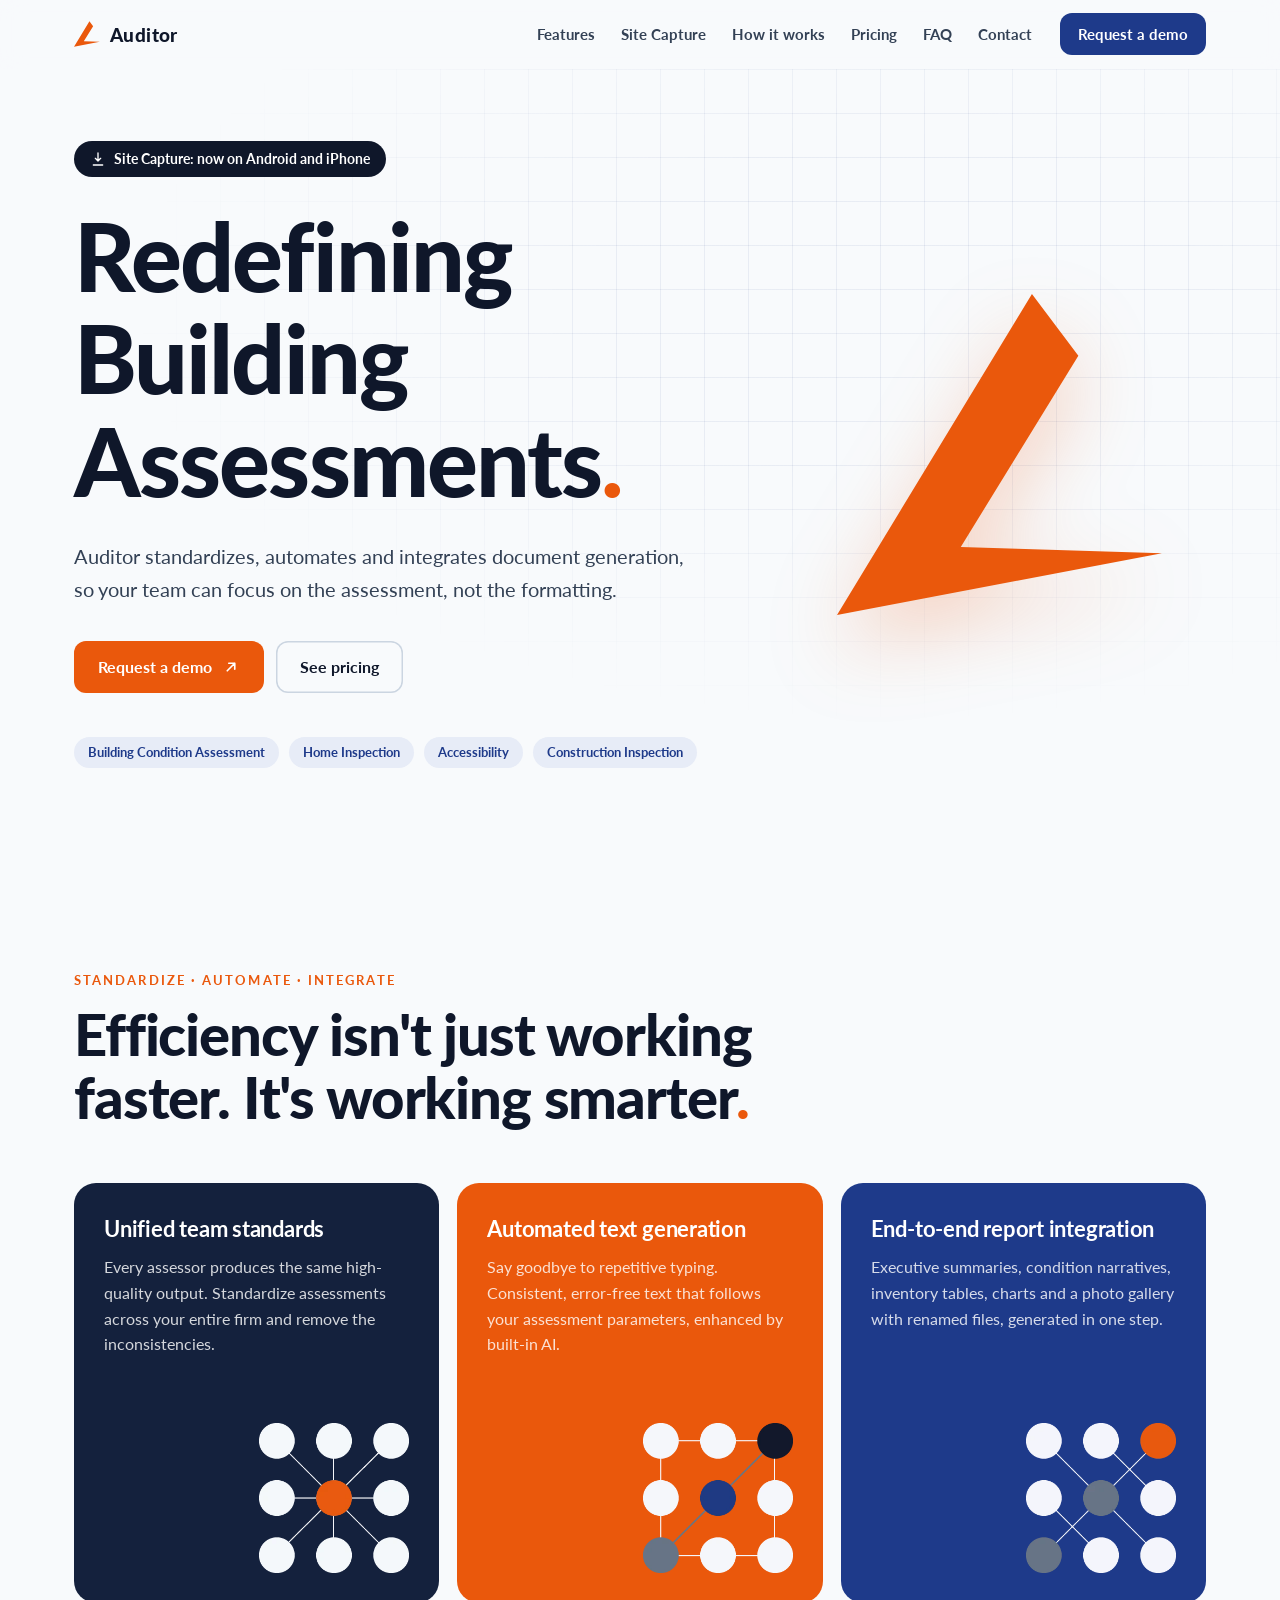
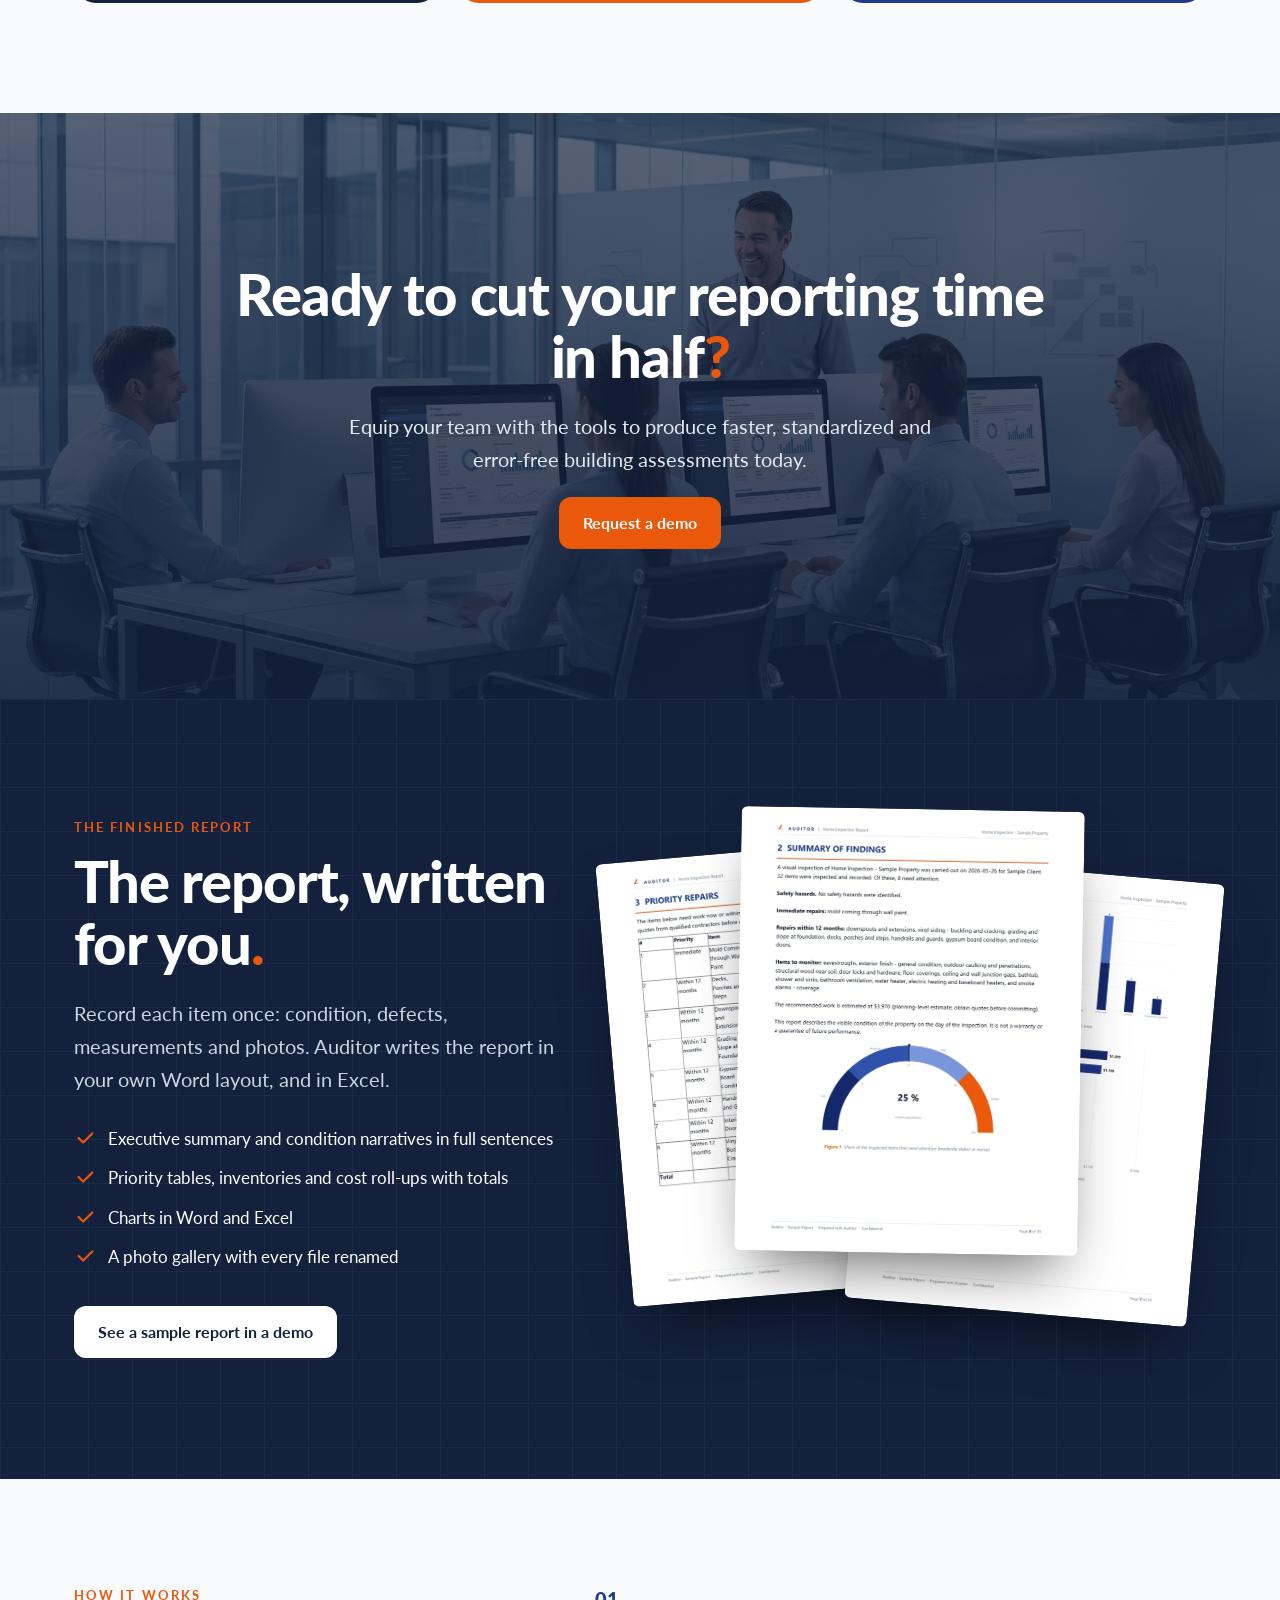
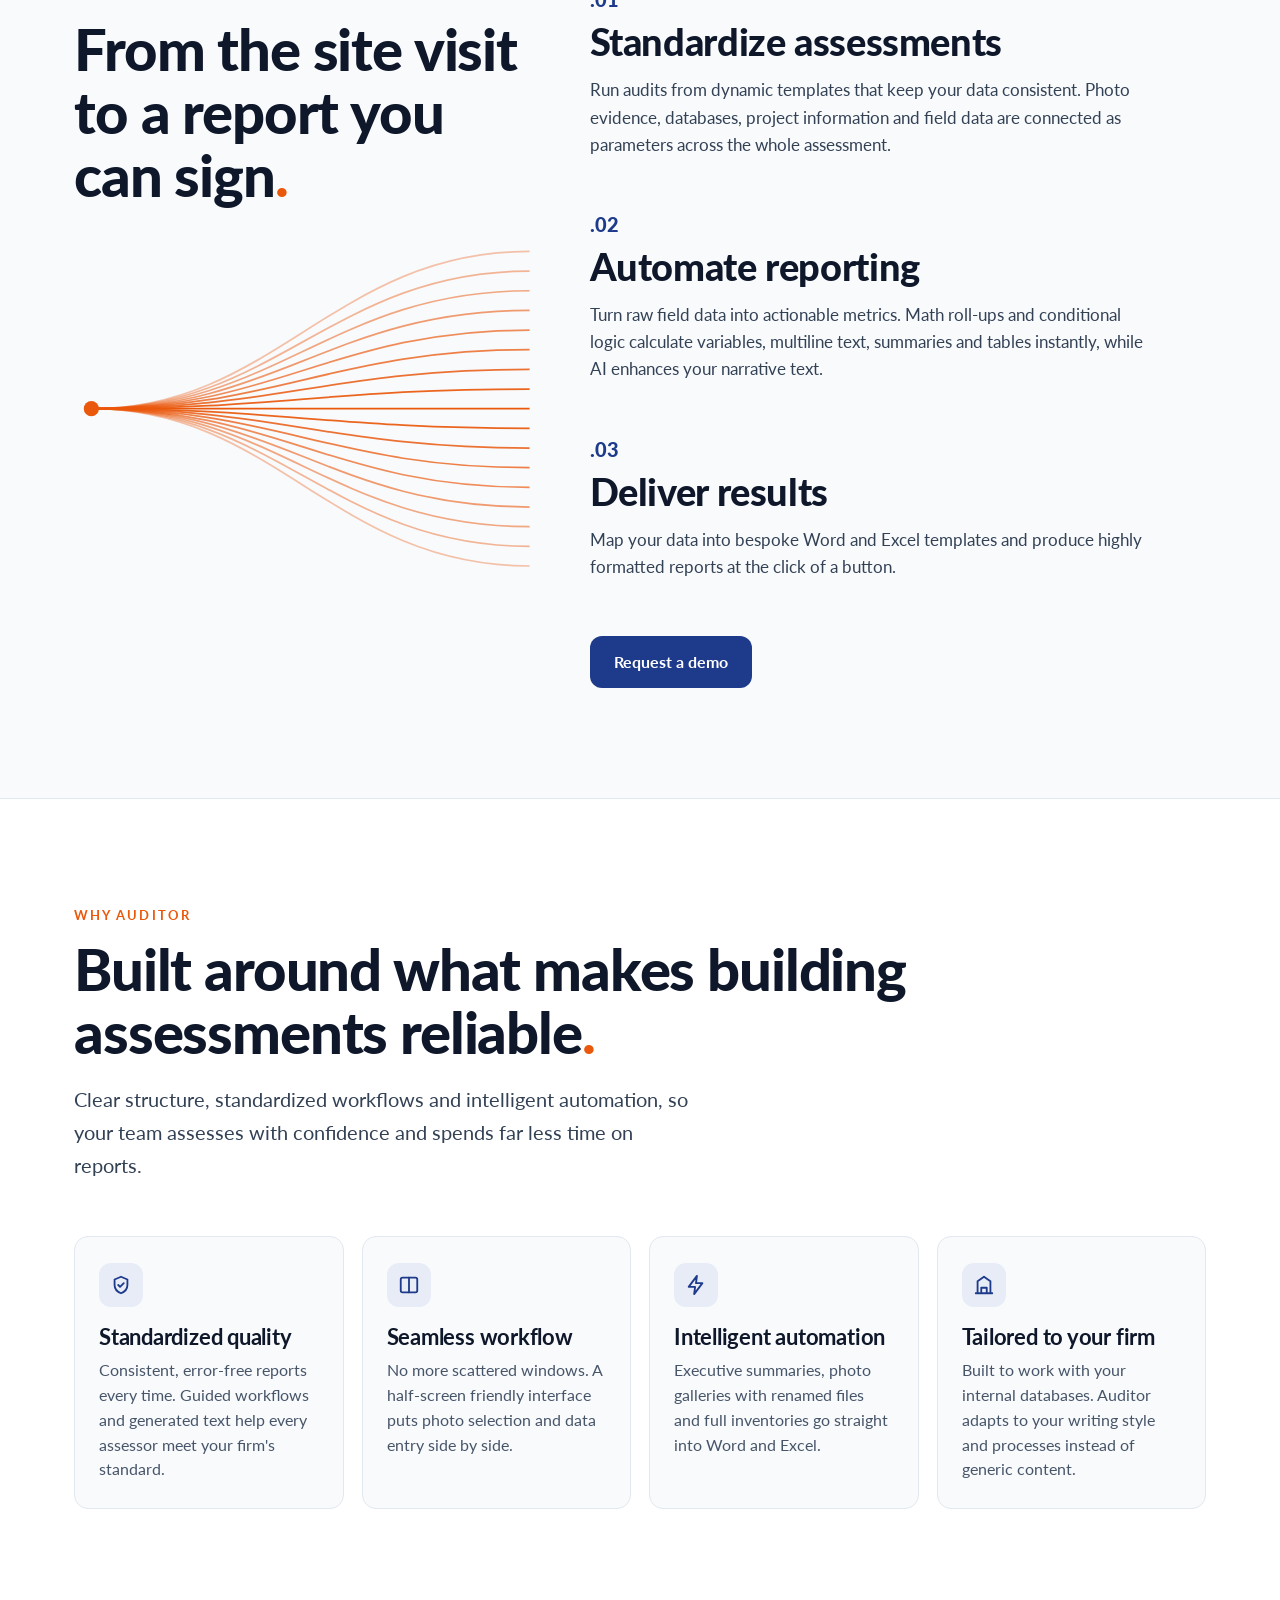
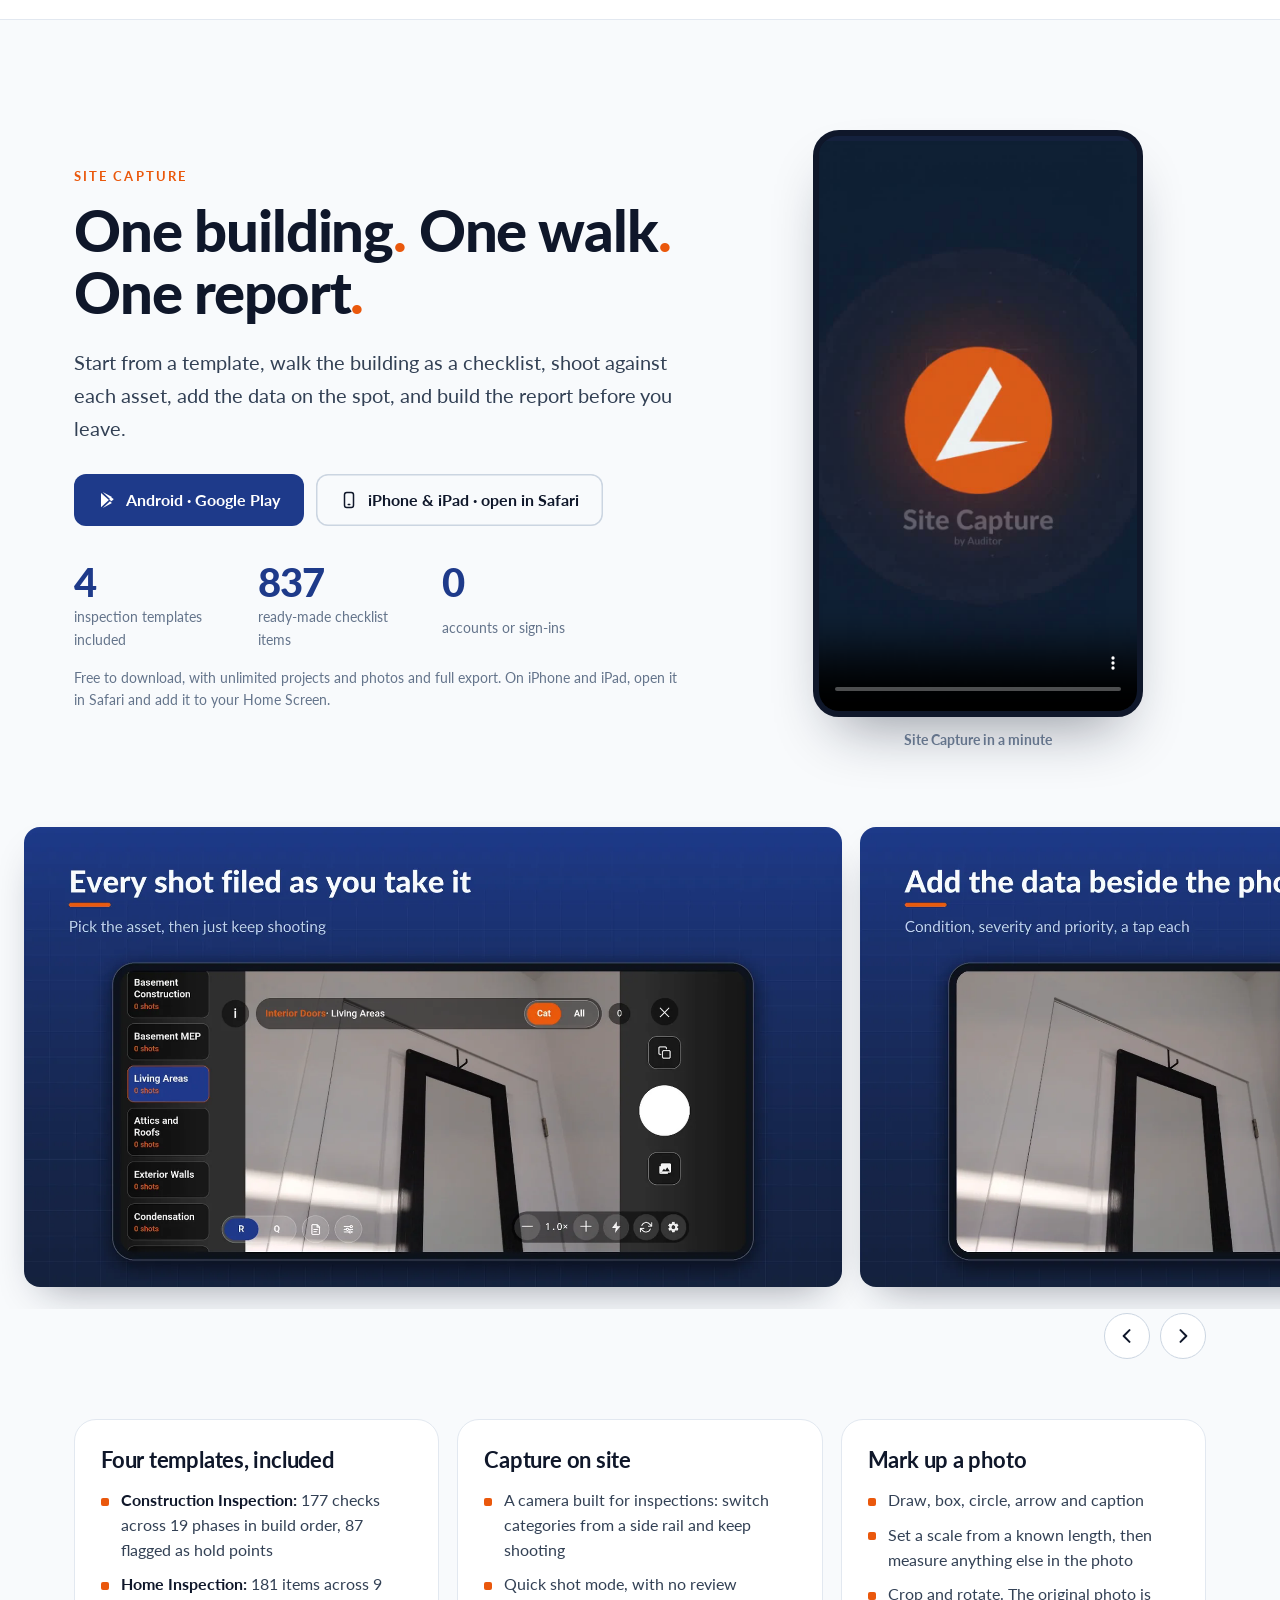
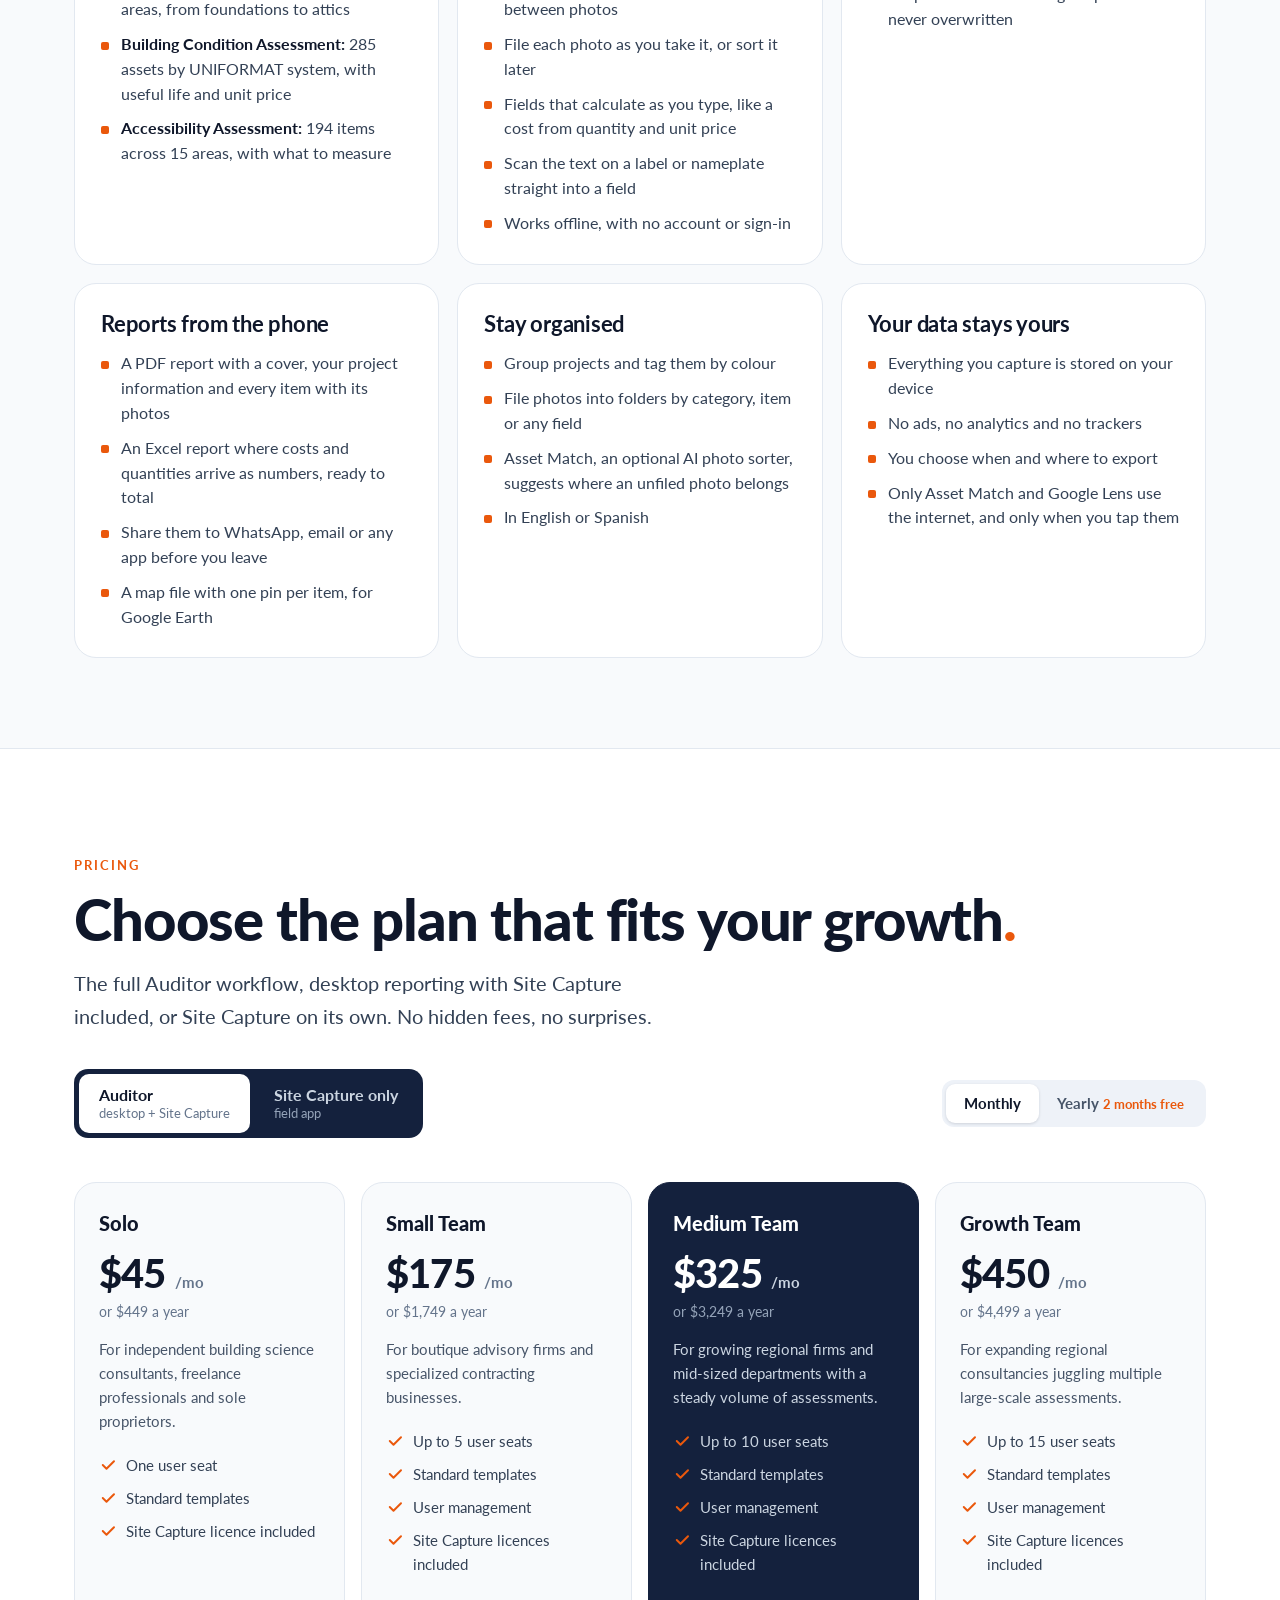
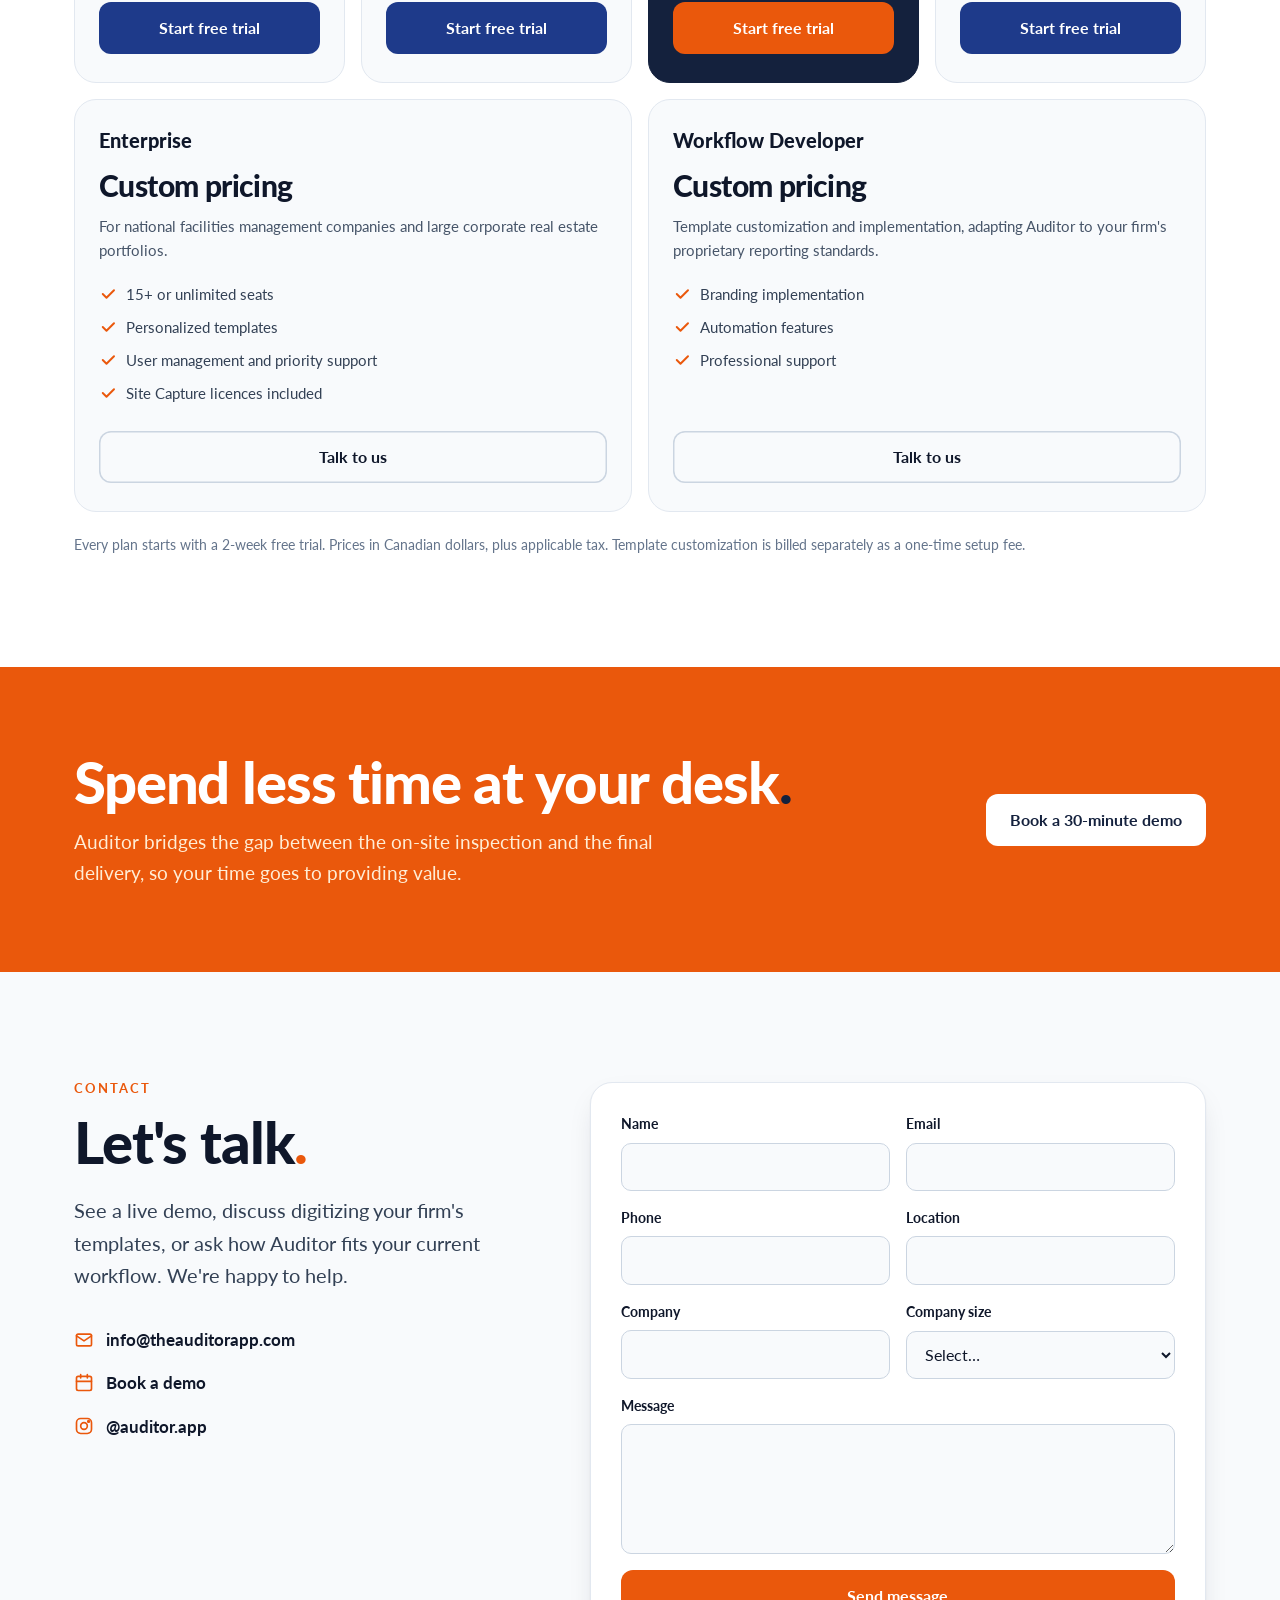
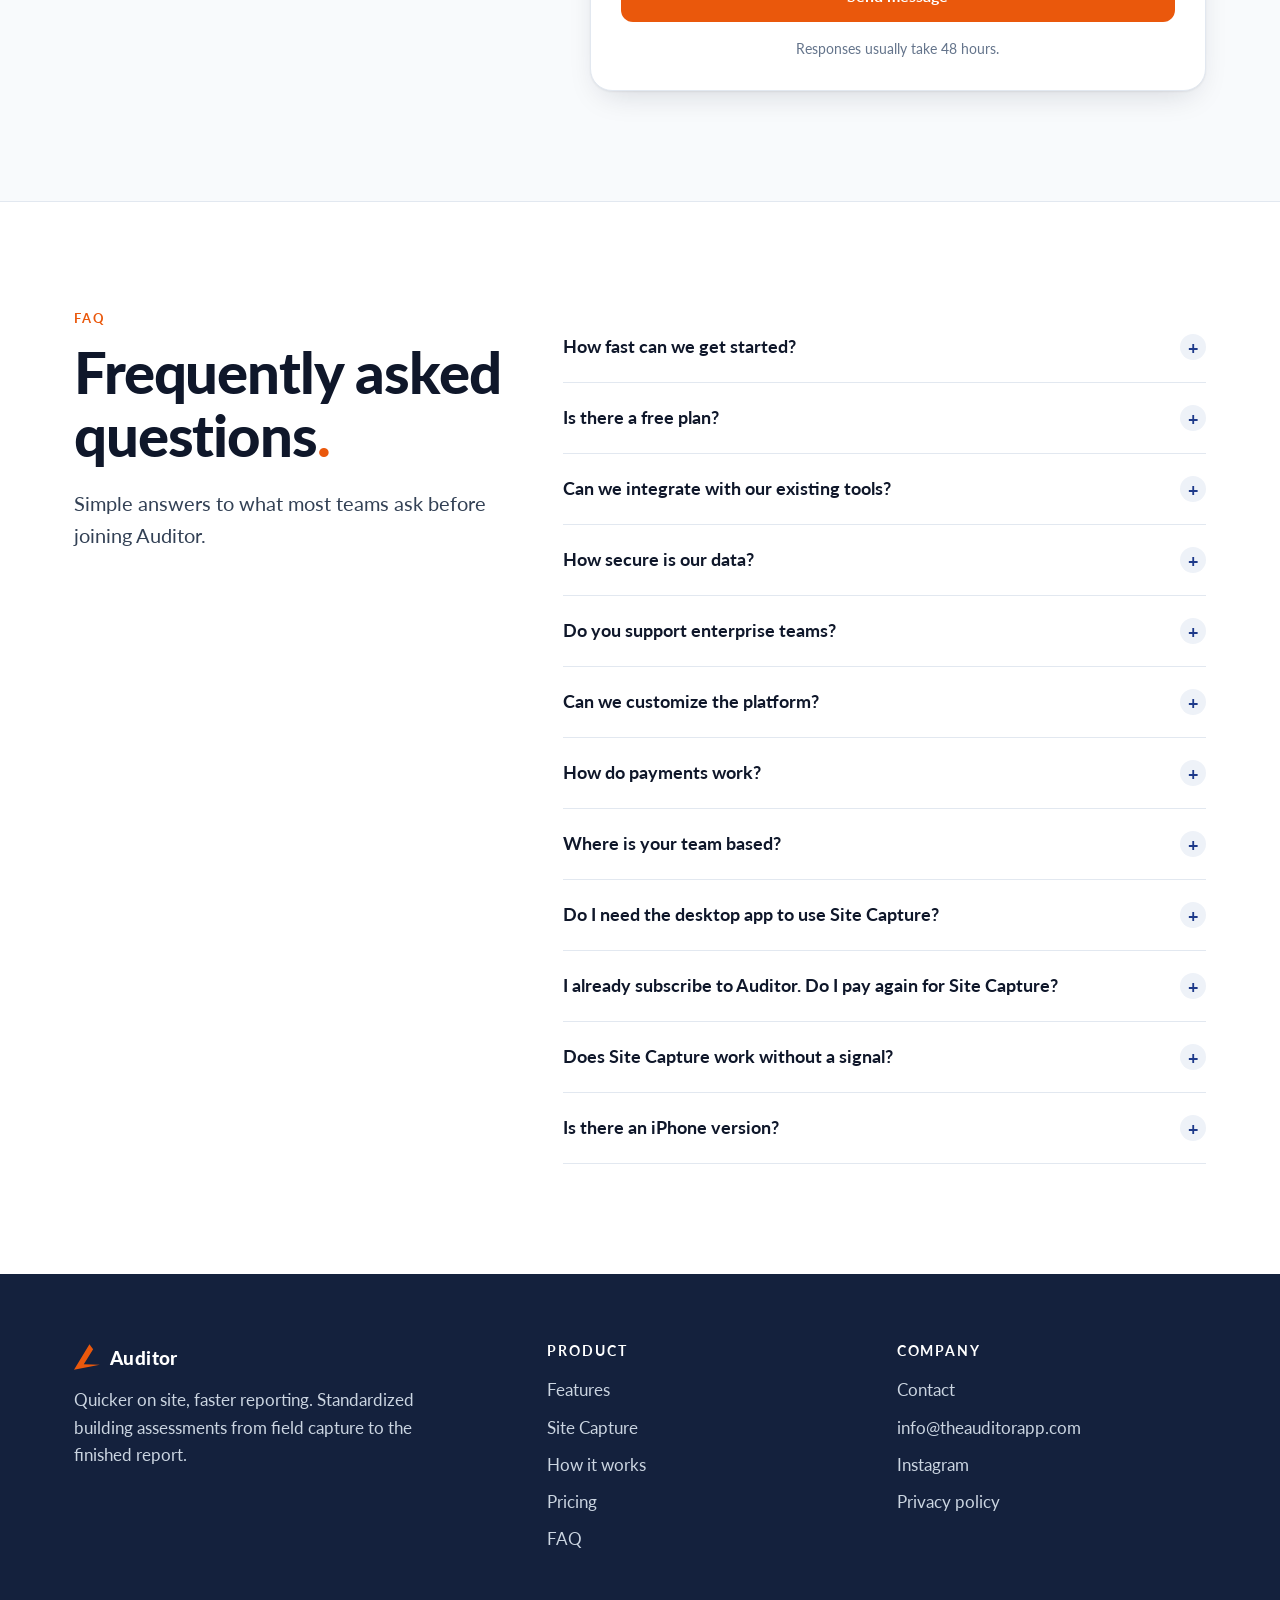
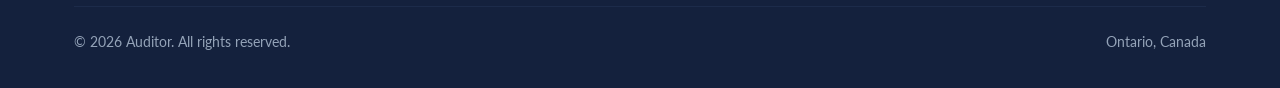
<file: index.html>
<!doctype html>
<html lang="en">
<head>
<meta charset="utf-8">
<meta name="viewport" content="width=device-width, initial-scale=1">
<title>Auditor · Redefining Building Assessments</title>
<meta name="description" content="Auditor standardizes, automates and integrates building assessment reporting. Capture on site with Site Capture, then produce finished Word and Excel reports in a click.">
<link rel="canonical" href="https://theauditorapp.com/">
<meta name="theme-color" content="#14213D">
<meta property="og:type" content="website">
<meta property="og:url" content="https://theauditorapp.com/">
<meta property="og:title" content="Auditor · Redefining Building Assessments">
<meta property="og:description" content="Quicker on site, faster reporting. Standardized building assessments, from field capture to a finished report.">
<meta property="og:image" content="https://theauditorapp.com/assets/og.png">
<meta name="twitter:card" content="summary_large_image">
<link rel="icon" href="assets/logo.svg" type="image/svg+xml">
<link rel="apple-touch-icon" href="assets/apple-touch-icon.png">
<link rel="preload" href="assets/fonts/lato-black.woff" as="font" type="font/woff" crossorigin>
<link rel="stylesheet" href="assets/site.css?v=2">
<script>document.documentElement.classList.add('js')</script>
</head>
<body>

<!-- ===================== HEADER ===================== -->
<header class="top" id="top">
  <div class="wrap">
    <a class="brand" href="#hero" aria-label="Auditor home"><img src="assets/logo.svg" alt="">Auditor</a>
    <nav class="nav" aria-label="Main">
      <a href="#features">Features</a>
      <a href="#site-capture">Site Capture</a>
      <a href="#how">How it works</a>
      <a href="#pricing">Pricing</a>
      <a href="#faq">FAQ</a>
      <a href="#contact">Contact</a>
    </nav>
    <a class="btn btn-blue btn-cta" href="https://calendly.com/info-auditorapp/auditor-demo" target="_blank" rel="noopener">Request a demo</a>
    <button class="menu-btn" aria-label="Open menu" aria-expanded="false">
      <svg viewBox="0 0 24 24" fill="none" stroke="currentColor" stroke-width="2" stroke-linecap="round"><path d="M4 7h16M4 12h16M4 17h16"/></svg>
    </button>
  </div>
</header>

<main>
<!-- ===================== HERO ===================== -->
<section class="hero" id="hero">
  <div class="wrap">
    <div>
      <a class="pill" href="#site-capture">
        <svg viewBox="0 0 24 24" fill="none" stroke="currentColor" stroke-width="2" stroke-linecap="round" stroke-linejoin="round"><path d="M12 3v12m0 0l-4-4m4 4l4-4M5 21h14"/></svg>
        Site Capture: now on Android and iPhone
      </a>
      <h1>Redefining Building Assessments<span class="dot">.</span></h1>
      <p class="lead">Auditor standardizes, automates and integrates document generation, so your team can focus on the assessment, not the formatting.</p>
      <div class="ctas">
        <a class="btn btn-primary" href="https://calendly.com/info-auditorapp/auditor-demo" target="_blank" rel="noopener">Request a demo
          <svg viewBox="0 0 24 24" fill="none" stroke="currentColor" stroke-width="2.2" stroke-linecap="round" stroke-linejoin="round"><path d="M7 17L17 7M9 7h8v8"/></svg></a>
        <a class="btn btn-ghost" href="#pricing">See pricing</a>
      </div>
      <div class="hero-tags">
        <span class="tag">Building Condition Assessment</span><span class="tag">Home Inspection</span>
        <span class="tag">Accessibility</span><span class="tag">Construction Inspection</span>
      </div>
    </div>
    <div class="hero-mark"><img src="assets/logo.svg" alt="" width="380" height="380"></div>
  </div>
</section>

<!-- ===================== FEATURES ===================== -->
<section id="features">
  <div class="wrap">
    <p class="eyebrow reveal">Standardize · Automate · Integrate</p>
    <h2 class="reveal" style="margin-top:16px;max-width:820px">Efficiency isn't just working faster. It's working smarter<span class="dot">.</span></h2>
    <div class="cards3">
      <article class="fcard c1 reveal">
        <h3>Unified team standards</h3>
        <p>Every assessor produces the same high-quality output. Standardize assessments across your entire firm and remove the inconsistencies.</p>
        <div class="art"><img src="assets/img/feat-standardize.webp" alt="" width="278" height="278" loading="lazy"></div>
      </article>
      <article class="fcard c2 reveal">
        <h3>Automated text generation</h3>
        <p>Say goodbye to repetitive typing. Consistent, error-free text that follows your assessment parameters, enhanced by built-in AI.</p>
        <div class="art"><img src="assets/img/feat-automate.webp" alt="" width="278" height="278" loading="lazy"></div>
      </article>
      <article class="fcard c3 reveal">
        <h3>End-to-end report integration</h3>
        <p>Executive summaries, condition narratives, inventory tables, charts and a photo gallery with renamed files, generated in one step.</p>
        <div class="art"><img src="assets/img/feat-integrate.webp" alt="" width="278" height="278" loading="lazy"></div>
      </article>
    </div>
  </div>
</section>

<!-- ===================== PHOTO BAND ===================== -->
<section class="photo-band">
  <img src="assets/img/office-team.webp" alt="" width="1800" height="982" loading="lazy">
  <div class="wrap reveal">
    <h2>Ready to cut your reporting time in half<span class="dot">?</span></h2>
    <p>Equip your team with the tools to produce faster, standardized and error-free building assessments today.</p>
    <a class="btn btn-primary" href="https://calendly.com/info-auditorapp/auditor-demo" target="_blank" rel="noopener">Request a demo</a>
  </div>
</section>

<!-- ===================== THE DELIVERABLE ===================== -->
<section class="deliver" id="report">
  <div class="wrap">
    <div class="reveal">
      <p class="eyebrow">The finished report</p>
      <h2 style="margin-top:16px">The report, written for you<span class="dot">.</span></h2>
      <p class="lead" style="margin-top:22px">Record each item once: condition, defects, measurements and photos. Auditor writes the report in your own Word layout, and in Excel.</p>
      <ul class="checklist">
        <li><svg viewBox="0 0 24 24" fill="none" stroke="currentColor" stroke-width="2.4" stroke-linecap="round" stroke-linejoin="round"><path d="M5 12l5 5L20 7"/></svg>Executive summary and condition narratives in full sentences</li>
        <li><svg viewBox="0 0 24 24" fill="none" stroke="currentColor" stroke-width="2.4" stroke-linecap="round" stroke-linejoin="round"><path d="M5 12l5 5L20 7"/></svg>Priority tables, inventories and cost roll-ups with totals</li>
        <li><svg viewBox="0 0 24 24" fill="none" stroke="currentColor" stroke-width="2.4" stroke-linecap="round" stroke-linejoin="round"><path d="M5 12l5 5L20 7"/></svg>Charts in Word and Excel</li>
        <li><svg viewBox="0 0 24 24" fill="none" stroke="currentColor" stroke-width="2.4" stroke-linecap="round" stroke-linejoin="round"><path d="M5 12l5 5L20 7"/></svg>A photo gallery with every file renamed</li>
      </ul>
      <a class="btn btn-light" href="https://calendly.com/info-auditorapp/auditor-demo" target="_blank" rel="noopener">See a sample report in a demo</a>
    </div>
    <div class="pages reveal" aria-label="Pages from a sample Auditor report">
      <img src="assets/img/report-priority.webp" alt="Sample report page: priority repairs table" width="760" height="983" loading="lazy">
      <img src="assets/img/report-summary.webp" alt="Sample report page: summary of findings with a gauge chart" width="760" height="983" loading="lazy">
      <img src="assets/img/report-charts.webp" alt="Sample report page: defect severity and cost charts by area" width="760" height="983" loading="lazy">
    </div>
  </div>
</section>

<!-- ===================== HOW IT WORKS ===================== -->
<section class="how" id="how">
  <div class="wrap">
    <div class="fan">
      <p class="eyebrow">How it works</p>
      <h2 style="margin-top:16px">From the site visit to a report you can sign<span class="dot">.</span></h2>
      <svg viewBox="0 0 420 300" fill="none" stroke="#EA580C" stroke-width="1.6" style="margin-top:40px" aria-hidden="true">
        <g id="fan"></g>
        <circle cx="16" cy="150" r="7" fill="#EA580C" stroke="none"/>
      </svg>
    </div>
    <div class="steps">
      <div class="step reveal"><div class="num">.01</div><h3>Standardize assessments</h3>
        <p>Run audits from dynamic templates that keep your data consistent. Photo evidence, databases, project information and field data are connected as parameters across the whole assessment.</p></div>
      <div class="step reveal"><div class="num">.02</div><h3>Automate reporting</h3>
        <p>Turn raw field data into actionable metrics. Math roll-ups and conditional logic calculate variables, multiline text, summaries and tables instantly, while AI enhances your narrative text.</p></div>
      <div class="step reveal"><div class="num">.03</div><h3>Deliver results</h3>
        <p>Map your data into bespoke Word and Excel templates and produce highly formatted reports at the click of a button.</p></div>
      <div class="reveal"><a class="btn btn-blue" href="https://calendly.com/info-auditorapp/auditor-demo" target="_blank" rel="noopener">Request a demo</a></div>
    </div>
  </div>
</section>

<!-- ===================== WHY ===================== -->
<section class="why" id="why">
  <div class="wrap">
    <p class="eyebrow reveal">Why Auditor</p>
    <h2 class="reveal" style="margin-top:16px;max-width:860px">Built around what makes building assessments reliable<span class="dot">.</span></h2>
    <p class="lead reveal" style="margin-top:20px">Clear structure, standardized workflows and intelligent automation, so your team assesses with confidence and spends far less time on reports.</p>
    <div class="why-grid">
      <div class="why-item reveal"><div class="ic"><svg viewBox="0 0 24 24" fill="none" stroke="currentColor" stroke-width="2" stroke-linecap="round" stroke-linejoin="round"><path d="M12 3l7 3v6c0 4.5-3 7.5-7 9-4-1.5-7-4.5-7-9V6l7-3z"/><path d="M9 12l2 2 4-4"/></svg></div>
        <h3>Standardized quality</h3><p>Consistent, error-free reports every time. Guided workflows and generated text help every assessor meet your firm's standard.</p></div>
      <div class="why-item reveal"><div class="ic"><svg viewBox="0 0 24 24" fill="none" stroke="currentColor" stroke-width="2" stroke-linecap="round" stroke-linejoin="round"><rect x="3" y="4" width="18" height="16" rx="2"/><path d="M12 4v16"/></svg></div>
        <h3>Seamless workflow</h3><p>No more scattered windows. A half-screen friendly interface puts photo selection and data entry side by side.</p></div>
      <div class="why-item reveal"><div class="ic"><svg viewBox="0 0 24 24" fill="none" stroke="currentColor" stroke-width="2" stroke-linecap="round" stroke-linejoin="round"><path d="M13 2L4 14h7l-1 8 9-12h-7l1-8z"/></svg></div>
        <h3>Intelligent automation</h3><p>Executive summaries, photo galleries with renamed files and full inventories go straight into Word and Excel.</p></div>
      <div class="why-item reveal"><div class="ic"><svg viewBox="0 0 24 24" fill="none" stroke="currentColor" stroke-width="2" stroke-linecap="round" stroke-linejoin="round"><path d="M3 21h18M5 21V8l7-5 7 5v13M9 21v-6h6v6"/></svg></div>
        <h3>Tailored to your firm</h3><p>Built to work with your internal databases. Auditor adapts to your writing style and processes instead of generic content.</p></div>
    </div>
  </div>
</section>

<!-- ===================== SITE CAPTURE ===================== -->
<section class="sc" id="site-capture">
  <div class="wrap">
    <div class="sc-intro">
      <div class="reveal">
        <p class="eyebrow">Site Capture</p>
        <h2 style="margin-top:16px">One building<span class="dot">.</span> One walk<span class="dot">.</span> One report<span class="dot">.</span></h2>
        <p class="lead" style="margin-top:22px">Start from a template, walk the building as a checklist, shoot against each asset, add the data on the spot, and build the report before you leave.</p>
        <div class="platforms">
          <a class="btn btn-blue" href="https://play.google.com/store/apps/details?id=com.auditor.sitecapture" target="_blank" rel="noopener">
            <svg viewBox="0 0 24 24" fill="currentColor"><path d="M4 2.5v19l10.5-9.5L4 2.5zm12 8l2.6-2.4L6.3 1.3l9.7 9.2zm0 3l-9.7 9.2 12.3-6.8L16 13.5zm4-3.6l-2.4-1.4-2.6 2.5 2.6 2.5 2.4-1.4c.8-.5.8-1.7 0-2.2z"/></svg>
            Android · Google Play</a>
          <a class="btn btn-ghost" href="https://sitecapture.theauditorapp.com/" target="_blank" rel="noopener">
            <svg viewBox="0 0 24 24" fill="none" stroke="currentColor" stroke-width="2" stroke-linecap="round" stroke-linejoin="round"><rect x="6" y="2" width="12" height="20" rx="3"/><path d="M11 18h2"/></svg>
            iPhone &amp; iPad · open in Safari</a>
        </div>
        <div class="sc-facts">
          <div><b>4</b><span>inspection templates included</span></div>
          <div><b>837</b><span>ready-made checklist items</span></div>
          <div><b>0</b><span>accounts or sign-ins</span></div>
        </div>
        <p class="small-note">Free to download, with unlimited projects and photos and full export. On iPhone and iPad, open it in Safari and add it to your Home Screen.</p>
      </div>
      <figure class="sc-video reveal">
        <video controls preload="none" playsinline poster="assets/video/poster.jpg?v=2" width="720" height="1280">
          <source src="assets/video/site-capture-in-a-minute.mp4?v=2" type="video/mp4">
        </video>
        <figcaption>Site Capture in a minute</figcaption>
      </figure>
    </div>
  </div>

  <div class="shots-wrap">
    <div class="shots" id="shots" tabindex="0" aria-label="Site Capture screens">
      <figure><img src="assets/img/sc-01-every-shot-filed.webp" alt="Every shot filed as you take it: pick the asset, then just keep shooting" width="1600" height="900" loading="lazy"></figure>
      <figure><img src="assets/img/sc-02-add-the-data.webp" alt="Add the data beside the photo: condition, severity and priority, a tap each" width="1600" height="900" loading="lazy"></figure>
      <figure><img src="assets/img/sc-08-checklist.webp" alt="The whole building as a checklist: every asset by category, with its progress" width="720" height="1280" loading="lazy"></figure>
      <figure><img src="assets/img/sc-03-scan-a-nameplate.webp" alt="Scan a nameplate into a field: tap the text on the photo, no typing" width="1600" height="900" loading="lazy"></figure>
      <figure><img src="assets/img/sc-05-asset-match.webp" alt="Asset Match, the AI photo sorter: it ranks every asset for an unfiled photo" width="720" height="1280" loading="lazy"></figure>
      <figure><img src="assets/img/sc-04-mark-up.webp" alt="Mark up what matters: arrows, labels and measurements, the original is kept" width="1600" height="900" loading="lazy"></figure>
      <figure><img src="assets/img/sc-06-reports.webp" alt="PDF and Excel reports, built on the phone and shared before you leave the site" width="720" height="1280" loading="lazy"></figure>
      <figure><img src="assets/img/sc-07-templates.webp" alt="Four inspection templates included: home, construction, building condition and accessibility" width="720" height="1280" loading="lazy"></figure>
      <figure><img src="assets/img/sc-09-your-brand.webp" alt="Your brand on the report: your colours, logo, title and footer, with a licence" width="720" height="1280" loading="lazy"></figure>
    </div>
    <div class="shots-nav">
      <button type="button" data-dir="-1" aria-label="Previous screens"><svg viewBox="0 0 24 24" fill="none" stroke="currentColor" stroke-width="2.4" stroke-linecap="round" stroke-linejoin="round"><path d="M15 5l-7 7 7 7"/></svg></button>
      <button type="button" data-dir="1" aria-label="Next screens"><svg viewBox="0 0 24 24" fill="none" stroke="currentColor" stroke-width="2.4" stroke-linecap="round" stroke-linejoin="round"><path d="M9 5l7 7-7 7"/></svg></button>
    </div>
  </div>

  <div class="wrap">
    <div class="sc-grid">
      <article class="sc-card reveal">
        <h3>Four templates, included</h3>
        <ul>
          <li><b>Construction Inspection:</b> 177 checks across 19 phases in build order, 87 flagged as hold points</li>
          <li><b>Home Inspection:</b> 181 items across 9 areas, from foundations to attics</li>
          <li><b>Building Condition Assessment:</b> 285 assets by UNIFORMAT system, with useful life and unit price</li>
          <li><b>Accessibility Assessment:</b> 194 items across 15 areas, with what to measure</li>
        </ul>
      </article>
      <article class="sc-card reveal">
        <h3>Capture on site</h3>
        <ul>
          <li>A camera built for inspections: switch categories from a side rail and keep shooting</li>
          <li>Quick shot mode, with no review between photos</li>
          <li>File each photo as you take it, or sort it later</li>
          <li>Fields that calculate as you type, like a cost from quantity and unit price</li>
          <li>Scan the text on a label or nameplate straight into a field</li>
          <li>Works offline, with no account or sign-in</li>
        </ul>
      </article>
      <article class="sc-card reveal">
        <h3>Mark up a photo</h3>
        <ul>
          <li>Draw, box, circle, arrow and caption</li>
          <li>Set a scale from a known length, then measure anything else in the photo</li>
          <li>Crop and rotate. The original photo is never overwritten</li>
        </ul>
      </article>
      <article class="sc-card reveal">
        <h3>Reports from the phone</h3>
        <ul>
          <li>A PDF report with a cover, your project information and every item with its photos</li>
          <li>An Excel report where costs and quantities arrive as numbers, ready to total</li>
          <li>Share them to WhatsApp, email or any app before you leave</li>
          <li>A map file with one pin per item, for Google Earth</li>
        </ul>
      </article>
      <article class="sc-card reveal">
        <h3>Stay organised</h3>
        <ul>
          <li>Group projects and tag them by colour</li>
          <li>File photos into folders by category, item or any field</li>
          <li>Asset Match, an optional AI photo sorter, suggests where an unfiled photo belongs</li>
          <li>In English or Spanish</li>
        </ul>
      </article>
      <article class="sc-card reveal">
        <h3>Your data stays yours</h3>
        <ul>
          <li>Everything you capture is stored on your device</li>
          <li>No ads, no analytics and no trackers</li>
          <li>You choose when and where to export</li>
          <li>Only Asset Match and Google Lens use the internet, and only when you tap them</li>
        </ul>
      </article>
    </div>
  </div>
</section>

<!-- ===================== PRICING ===================== -->
<section class="pricing" id="pricing">
  <div class="wrap">
    <div class="price-head">
      <div>
        <p class="eyebrow">Pricing</p>
        <h2 style="margin-top:16px">Choose the plan that fits your growth<span class="dot">.</span></h2>
        <p class="lead" style="margin-top:16px">The full Auditor workflow, desktop reporting with Site Capture included, or Site Capture on its own. No hidden fees, no surprises.</p>
      </div>
    </div>
    <div class="price-controls">
      <div class="tabs" role="tablist" aria-label="Product">
        <button type="button" role="tab" class="on" aria-selected="true" data-product="auditor">Auditor <span>desktop + Site Capture</span></button>
        <button type="button" role="tab" aria-selected="false" data-product="sc">Site Capture only <span>field app</span></button>
      </div>
      <div class="toggle" role="group" aria-label="Billing period">
        <button type="button" class="on" data-period="mo">Monthly</button>
        <button type="button" data-period="yr">Yearly <span class="save">2 months free</span></button>
      </div>
    </div>

    <!-- Auditor: desktop + Site Capture -->
    <div class="tier-panel" data-panel="auditor" role="tabpanel">
      <div class="plans">
        <div class="plan">
          <div class="name">Solo</div>
          <div class="price" data-mo="$45" data-yr="$449"><span class="amt">$45</span> <small class="per">/mo</small></div>
          <div class="alt" data-mo="or $449 a year" data-yr="about $37 a month">or $449 a year</div>
          <p class="desc">For independent building science consultants, freelance professionals and sole proprietors.</p>
          <ul>
            <li class="feat">One user seat</li>
            <li class="feat">Standard templates</li>
            <li class="feat">Site Capture licence included</li>
          </ul>
          <a class="btn btn-blue" href="https://buy.polar.sh/polar_cl_JbKtZjSbwEdXYIhVCVM1MZjR4mJwmCiYzlI8T2CGmx0" target="_blank" rel="noopener">Start free trial</a>
        </div>
        <div class="plan">
          <div class="name">Small Team</div>
          <div class="price" data-mo="$175" data-yr="$1,749"><span class="amt">$175</span> <small class="per">/mo</small></div>
          <div class="alt" data-mo="or $1,749 a year" data-yr="about $146 a month">or $1,749 a year</div>
          <p class="desc">For boutique advisory firms and specialized contracting businesses.</p>
          <ul>
            <li class="feat">Up to 5 user seats</li>
            <li class="feat">Standard templates</li>
            <li class="feat">User management</li>
            <li class="feat">Site Capture licences included</li>
          </ul>
          <a class="btn btn-blue" href="https://buy.polar.sh/polar_cl_E2WxOHshm1D4HP0MMXBcdv28IlHByxonjCTG31pAnPd" target="_blank" rel="noopener">Start free trial</a>
        </div>
        <div class="plan feature">
          <div class="name">Medium Team</div>
          <div class="price" data-mo="$325" data-yr="$3,249"><span class="amt">$325</span> <small class="per">/mo</small></div>
          <div class="alt" data-mo="or $3,249 a year" data-yr="about $271 a month">or $3,249 a year</div>
          <p class="desc">For growing regional firms and mid-sized departments with a steady volume of assessments.</p>
          <ul>
            <li class="feat">Up to 10 user seats</li>
            <li class="feat">Standard templates</li>
            <li class="feat">User management</li>
            <li class="feat">Site Capture licences included</li>
          </ul>
          <a class="btn btn-primary" href="https://buy.polar.sh/polar_cl_E2WxOHshm1D4HP0MMXBcdv28IlHByxonjCTG31pAnPd" target="_blank" rel="noopener">Start free trial</a>
        </div>
        <div class="plan">
          <div class="name">Growth Team</div>
          <div class="price" data-mo="$450" data-yr="$4,499"><span class="amt">$450</span> <small class="per">/mo</small></div>
          <div class="alt" data-mo="or $4,499 a year" data-yr="about $375 a month">or $4,499 a year</div>
          <p class="desc">For expanding regional consultancies juggling multiple large-scale assessments.</p>
          <ul>
            <li class="feat">Up to 15 user seats</li>
            <li class="feat">Standard templates</li>
            <li class="feat">User management</li>
            <li class="feat">Site Capture licences included</li>
          </ul>
          <a class="btn btn-blue" href="https://buy.polar.sh/polar_cl_E2WxOHshm1D4HP0MMXBcdv28IlHByxonjCTG31pAnPd" target="_blank" rel="noopener">Start free trial</a>
        </div>
      </div>
      <div class="plans-2">
        <div class="plan wide">
          <div class="name">Enterprise</div>
          <div class="price">Custom pricing</div>
          <p class="desc">For national facilities management companies and large corporate real estate portfolios.</p>
          <ul>
            <li class="feat">15+ or unlimited seats</li>
            <li class="feat">Personalized templates</li>
            <li class="feat">User management and priority support</li>
            <li class="feat">Site Capture licences included</li>
          </ul>
          <a class="btn btn-ghost" href="#contact">Talk to us</a>
        </div>
        <div class="plan wide">
          <div class="name">Workflow Developer</div>
          <div class="price">Custom pricing</div>
          <p class="desc">Template customization and implementation, adapting Auditor to your firm's proprietary reporting standards.</p>
          <ul>
            <li class="feat">Branding implementation</li>
            <li class="feat">Automation features</li>
            <li class="feat">Professional support</li>
          </ul>
          <a class="btn btn-ghost" href="#contact">Talk to us</a>
        </div>
      </div>
      <p class="price-note">Every plan starts with a 2-week free trial. Prices in Canadian dollars, plus applicable tax. Template customization is billed separately as a one-time setup fee.</p>
    </div>

    <!-- Site Capture only -->
    <div class="tier-panel" data-panel="sc" role="tabpanel" hidden>
      <div class="plans">
        <div class="plan">
          <div class="name">Solo</div>
          <div class="price" data-mo="$14.99" data-yr="$149.99"><span class="amt">$14.99</span> <small class="per">/mo</small></div>
          <div class="alt" data-mo="or $149.99 a year" data-yr="about $12.50 a month">or $149.99 a year</div>
          <p class="desc">For one inspector working on their own phone and tablet.</p>
          <ul>
            <li class="feat">1 user, up to 2 devices</li>
            <li class="feat">Your own templates, from Excel or the desktop app</li>
            <li class="feat">Your branding on the PDF report</li>
            <li class="feat">Android, iPhone and iPad</li>
          </ul>
          <a class="btn btn-blue" href="https://buy.polar.sh/polar_cl_Sl9wI0p3I4CQdBHfrKgtfkNXvUAzQWOetJlum3UaJC2" target="_blank" rel="noopener">Start free trial</a>
        </div>
        <div class="plan">
          <div class="name">Small Team</div>
          <div class="price" data-mo="$57.99" data-yr="$579.99"><span class="amt">$57.99</span> <small class="per">/mo</small></div>
          <div class="alt" data-mo="or $579.99 a year" data-yr="about $48 a month">or $579.99 a year</div>
          <p class="desc">For boutique firms and small field crews.</p>
          <ul>
            <li class="feat">Up to 5 devices</li>
            <li class="feat">Your own templates, from Excel or the desktop app</li>
            <li class="feat">Your branding on the PDF report</li>
            <li class="feat">Android, iPhone and iPad</li>
          </ul>
          <a class="btn btn-blue" href="https://buy.polar.sh/polar_cl_Sl9wI0p3I4CQdBHfrKgtfkNXvUAzQWOetJlum3UaJC2" target="_blank" rel="noopener">Start free trial</a>
        </div>
        <div class="plan feature">
          <div class="name">Medium Team</div>
          <div class="price" data-mo="$107.99" data-yr="$1,079.99"><span class="amt">$107.99</span> <small class="per">/mo</small></div>
          <div class="alt" data-mo="or $1,079.99 a year" data-yr="about $90 a month">or $1,079.99 a year</div>
          <p class="desc">For growing firms with a steady volume of site visits.</p>
          <ul>
            <li class="feat">Up to 10 devices</li>
            <li class="feat">Your own templates, from Excel or the desktop app</li>
            <li class="feat">Your branding on the PDF report</li>
            <li class="feat">Android, iPhone and iPad</li>
          </ul>
          <a class="btn btn-primary" href="https://buy.polar.sh/polar_cl_Sl9wI0p3I4CQdBHfrKgtfkNXvUAzQWOetJlum3UaJC2" target="_blank" rel="noopener">Start free trial</a>
        </div>
        <div class="plan">
          <div class="name">Growth Team</div>
          <div class="price" data-mo="$149.99" data-yr="$1,499.99"><span class="amt">$149.99</span> <small class="per">/mo</small></div>
          <div class="alt" data-mo="or $1,499.99 a year" data-yr="about $125 a month">or $1,499.99 a year</div>
          <p class="desc">For regional consultancies running several large assessments at once.</p>
          <ul>
            <li class="feat">Up to 15 devices</li>
            <li class="feat">Your own templates, from Excel or the desktop app</li>
            <li class="feat">Your branding on the PDF report</li>
            <li class="feat">Android, iPhone and iPad</li>
          </ul>
          <a class="btn btn-blue" href="https://buy.polar.sh/polar_cl_Sl9wI0p3I4CQdBHfrKgtfkNXvUAzQWOetJlum3UaJC2" target="_blank" rel="noopener">Start free trial</a>
        </div>
      </div>
      <div class="plans-2 one">
        <div class="plan wide free">
          <div>
            <div class="name">Free version</div>
            <div class="price">$0</div>
          </div>
          <p class="desc">Free to download. Capture and export are the same on every version: all four included templates, unlimited projects and photos, and the PDF and Excel reports.</p>
          <div class="free-ctas">
            <a class="btn btn-blue" href="https://play.google.com/store/apps/details?id=com.auditor.sitecapture" target="_blank" rel="noopener">Google Play</a>
            <a class="btn btn-ghost" href="https://sitecapture.theauditorapp.com/" target="_blank" rel="noopener">iPhone &amp; iPad</a>
          </div>
        </div>
      </div>
      <p class="price-note">Every plan starts with a 1-month free trial. Solo is also sold inside the Android app through Google Play at the same price. Prices in Canadian dollars, plus applicable tax.</p>
    </div>
  </div>
</section>

<!-- ===================== CTA BAND ===================== -->
<section class="band">
  <div class="wrap">
    <div>
      <h2>Spend less time at your desk<span style="color:#14213D">.</span></h2>
      <p>Auditor bridges the gap between the on-site inspection and the final delivery, so your time goes to providing value.</p>
    </div>
    <a class="btn btn-light" href="https://calendly.com/info-auditorapp/auditor-demo" target="_blank" rel="noopener">Book a 30-minute demo</a>
  </div>
</section>

<!-- ===================== CONTACT ===================== -->
<section class="contact" id="contact">
  <div class="wrap">
    <div class="reveal">
      <p class="eyebrow">Contact</p>
      <h2 style="margin-top:16px">Let's talk<span class="dot">.</span></h2>
      <p class="lead" style="margin-top:20px">See a live demo, discuss digitizing your firm's templates, or ask how Auditor fits your current workflow. We're happy to help.</p>
      <div class="contact-meta">
        <a href="mailto:info@theauditorapp.com"><svg viewBox="0 0 24 24" fill="none" stroke="currentColor" stroke-width="2" stroke-linecap="round" stroke-linejoin="round"><rect x="3" y="5" width="18" height="14" rx="2"/><path d="M3 7l9 6 9-6"/></svg>info@theauditorapp.com</a>
        <a href="https://calendly.com/info-auditorapp/auditor-demo" target="_blank" rel="noopener"><svg viewBox="0 0 24 24" fill="none" stroke="currentColor" stroke-width="2" stroke-linecap="round" stroke-linejoin="round"><rect x="3" y="4" width="18" height="17" rx="2"/><path d="M8 2v4M16 2v4M3 10h18"/></svg>Book a demo</a>
        <a href="https://www.instagram.com/auditor.app" target="_blank" rel="noopener"><svg viewBox="0 0 24 24" fill="none" stroke="currentColor" stroke-width="2"><rect x="3" y="3" width="18" height="18" rx="5"/><circle cx="12" cy="12" r="4"/><circle cx="17.5" cy="6.5" r="1" fill="currentColor"/></svg>@auditor.app</a>
      </div>
    </div>
    <form id="contact-form" class="reveal" novalidate>
      <div class="field"><label for="f-name">Name</label><input id="f-name" name="name" autocomplete="name" required></div>
      <div class="field"><label for="f-email">Email</label><input id="f-email" name="email" type="email" autocomplete="email" required></div>
      <div class="field"><label for="f-phone">Phone</label><input id="f-phone" name="phone" type="tel" autocomplete="tel"></div>
      <div class="field"><label for="f-loc">Location</label><input id="f-loc" name="location" autocomplete="address-level2"></div>
      <div class="field"><label for="f-co">Company</label><input id="f-co" name="company" autocomplete="organization"></div>
      <div class="field"><label for="f-size">Company size</label>
        <select id="f-size" name="size"><option value="">Select…</option><option>1-5</option><option>6-15</option><option>15+</option></select></div>
      <div class="field full"><label for="f-msg">Message</label><textarea id="f-msg" name="message" required></textarea></div>
      <button class="btn btn-primary" type="submit">Send message</button>
      <p class="form-note" id="form-note">Responses usually take 48 hours.</p>
    </form>
  </div>
</section>

<!-- ===================== FAQ ===================== -->
<section class="faq" id="faq">
  <div class="wrap">
    <div>
      <p class="eyebrow">FAQ</p>
      <h2 style="margin-top:16px">Frequently asked questions<span class="dot">.</span></h2>
      <p class="lead" style="margin-top:20px">Simple answers to what most teams ask before joining Auditor.</p>
    </div>
    <div>
      <details class="qa"><summary>How fast can we get started?<span class="pm">+</span></summary>
        <div class="ans">Right away, with the ready-made templates: Building Condition Assessment, Home Inspection, Accessibility Assessment and Construction Inspection. If you choose our template customization service to digitize your own workflows, setup usually takes a few weeks depending on complexity.</div></details>
      <details class="qa"><summary>Is there a free plan?<span class="pm">+</span></summary>
        <div class="ans">The desktop app is a professional tool with no free tier, but every plan starts with a 2-week free trial and we're happy to give you a personalized demo first. Site Capture is free to download; your own templates and report branding need a licence or subscription.</div></details>
      <details class="qa"><summary>Can we integrate with our existing tools?<span class="pm">+</span></summary>
        <div class="ans">Yes. Auditor fits into your existing reporting process: field data, photos and calculations export straight into formatted Word documents and Excel spreadsheets.</div></details>
      <details class="qa"><summary>How secure is our data?<span class="pm">+</span></summary>
        <div class="ans">Data security is a top priority. Your assessment data, custom formulas and user credentials are encrypted, so your workflows, client data and building information stay confidential.</div></details>
      <details class="qa"><summary>Do you support enterprise teams?<span class="pm">+</span></summary>
        <div class="ans">Absolutely. Enterprise plans include priority support, bespoke integrations and unlimited seats for large portfolios.</div></details>
      <details class="qa"><summary>Can we customize the platform?<span class="pm">+</span></summary>
        <div class="ans">Customization is our core strength. Through our one-time template implementation service we recreate your existing spreadsheets, conditional logic and branded Word deliverables inside Auditor.</div></details>
      <details class="qa"><summary>How do payments work?<span class="pm">+</span></summary>
        <div class="ans">Licences are billed as a subscription, monthly or yearly, in Canadian dollars plus applicable tax. Template customization is billed separately as a one-time setup fee.</div></details>
      <details class="qa"><summary>Where is your team based?<span class="pm">+</span></summary>
        <div class="ans">In Ontario, Canada. We understand the demands of local standards like the OBC and AODA, and build Auditor to handle international frameworks like ASTM too.</div></details>
      <details class="qa"><summary>Do I need the desktop app to use Site Capture?<span class="pm">+</span></summary>
        <div class="ans">No. Build a template from a three-tab Excel file, capture on site and export on your own. The desktop app turns the captured data into a finished report.</div></details>
      <details class="qa"><summary>I already subscribe to Auditor. Do I pay again for Site Capture?<span class="pm">+</span></summary>
        <div class="ans">No. Your Auditor purchase includes a Site Capture licence key. Enter it in Site Capture under Settings → Your version.</div></details>
      <details class="qa"><summary>Does Site Capture work without a signal?<span class="pm">+</span></summary>
        <div class="ans">Yes. Capture and export work offline. Only Asset Match and Google Lens need a connection.</div></details>
      <details class="qa"><summary>Is there an iPhone version?<span class="pm">+</span></summary>
        <div class="ans">Yes. On iPhone and iPad, open <a href="https://sitecapture.theauditorapp.com/">sitecapture.theauditorapp.com</a> in Safari and add it to your Home Screen. On Android, get it from Google Play.</div></details>
    </div>
  </div>
</section>
</main>

<!-- ===================== FOOTER ===================== -->
<footer>
  <div class="wrap">
    <div class="grid">
      <div>
        <a class="brand" href="#hero"><img src="assets/logo.svg" alt="">Auditor</a>
        <p style="margin-top:16px;max-width:340px">Quicker on site, faster reporting. Standardized building assessments from field capture to the finished report.</p>
      </div>
      <div>
        <h4>Product</h4>
        <ul><li><a href="#features">Features</a></li><li><a href="#site-capture">Site Capture</a></li><li><a href="#how">How it works</a></li><li><a href="#pricing">Pricing</a></li><li><a href="#faq">FAQ</a></li></ul>
      </div>
      <div>
        <h4>Company</h4>
        <ul><li><a href="#contact">Contact</a></li><li><a href="mailto:info@theauditorapp.com">info@theauditorapp.com</a></li>
          <li><a href="https://www.instagram.com/auditor.app" target="_blank" rel="noopener">Instagram</a></li>
          <li><a href="https://sitecapture.theauditorapp.com/privacy-policy.html">Privacy policy</a></li></ul>
      </div>
    </div>
    <div class="legal"><span>© <span id="yr">2026</span> Auditor. All rights reserved.</span><span>Ontario, Canada</span></div>
  </div>
</footer>

<script src="assets/site.js?v=2" defer></script>
</body>
</html>
</file>
<file: assets/site.css>
/* Auditor website - theauditorapp.com
   Brand palette (Auditor brand sheet): Blueprint Blue #1E3A8A, Galvanized Gray #64748B,
   Safety Orange #EA580C, Canvas White #F8FAFC, Charcoal #0F172A. Deep navy #14213D is the
   ground used across the social/marketing set. Brand face: Lato. */
@font-face{font-family:Lato;font-weight:400;font-display:swap;src:url(fonts/lato-regular.woff) format('woff')}
@font-face{font-family:Lato;font-weight:700;font-display:swap;src:url(fonts/lato-bold.woff) format('woff')}
@font-face{font-family:Lato;font-weight:900;font-display:swap;src:url(fonts/lato-black.woff) format('woff')}

:root{
  --blue:#1E3A8A; --blue-2:#2A4BA8; --navy:#14213D; --navy-2:#1C2B4A; --ink:#0F172A;
  --gray:#64748B; --gray-2:#94A3B8; --line:#E2E8F0; --orange:#EA580C; --orange-2:#C2410C;
  --bg:#F8FAFC; --white:#fff; --soft:#EEF2F8;
  --r:14px; --r-lg:22px; --max:1180px;
  --shadow:0 1px 2px rgba(15,23,42,.06),0 12px 32px -12px rgba(15,23,42,.18);
}
*{box-sizing:border-box}
html{scroll-behavior:smooth;-webkit-text-size-adjust:100%}
body{margin:0;background:var(--bg);color:var(--ink);font:400 17px/1.6 Lato,system-ui,-apple-system,"Segoe UI",sans-serif;
  -webkit-font-smoothing:antialiased}
img{max-width:100%;height:auto;display:block}
a{color:inherit}
h1,h2,h3{line-height:1.08;margin:0;letter-spacing:-.02em}
h1{font-weight:900;font-size:clamp(44px,7.4vw,96px)}
h2{font-weight:900;font-size:clamp(34px,4.6vw,58px)}
h3{font-weight:700;font-size:22px;letter-spacing:-.01em}
p{margin:0}
.wrap{max-width:var(--max);margin:0 auto;padding:0 24px}
.eyebrow{font:700 13px/1 Lato,sans-serif;letter-spacing:.16em;text-transform:uppercase;color:var(--orange)}
.lead{font-size:clamp(18px,1.6vw,21px);color:#334155;max-width:620px}
.muted{color:var(--gray)}
section{padding:110px 0;scroll-margin-top:72px}
.dot{color:var(--orange)}

/* buttons */
.btn{display:inline-flex;align-items:center;gap:10px;height:52px;padding:0 24px;border-radius:12px;border:0;
  font:700 16px/1 Lato,sans-serif;text-decoration:none;cursor:pointer;transition:transform .12s ease,background .15s ease}
.btn:active{transform:translateY(1px)}
.btn svg{width:18px;height:18px;flex:none}
.btn-primary{background:var(--orange);color:#fff}
.btn-primary:hover{background:var(--orange-2)}
.btn-blue{background:var(--blue);color:#fff}
.btn-blue:hover{background:var(--blue-2)}
.btn-ghost{background:transparent;color:var(--ink);box-shadow:inset 0 0 0 1.5px #CBD5E1}
.btn-ghost:hover{box-shadow:inset 0 0 0 1.5px var(--ink)}
.btn-light{background:#fff;color:var(--navy)}
.btn-light:hover{background:#E2E8F0}
.btn-line-light{background:transparent;color:#fff;box-shadow:inset 0 0 0 1.5px rgba(255,255,255,.35)}
.btn-line-light:hover{box-shadow:inset 0 0 0 1.5px #fff}

/* header */
.top{position:sticky;top:0;z-index:50;background:rgba(248,250,252,.86);backdrop-filter:saturate(1.4) blur(12px);
  -webkit-backdrop-filter:saturate(1.4) blur(12px);border-bottom:1px solid transparent;transition:border-color .2s}
.top.scrolled{border-bottom-color:var(--line)}
.top .wrap{display:flex;align-items:center;gap:28px;height:68px}
.brand{display:flex;align-items:center;gap:10px;text-decoration:none;font:900 19px/1 Lato,sans-serif;letter-spacing:.02em}
.brand img{width:26px;height:26px}
.nav{display:flex;gap:26px;margin-left:auto}
.nav a{text-decoration:none;font-weight:700;font-size:15px;color:#334155}
.nav a:hover{color:var(--blue)}
.top .btn{height:42px;padding:0 18px;font-size:15px}
.menu-btn{display:none;margin-left:auto;width:44px;height:44px;border:0;background:none;cursor:pointer;color:var(--ink)}
.menu-btn svg{width:26px;height:26px}
@media (max-width:920px){
  .nav,.top .btn-cta{display:none}
  .menu-btn{display:block}
  .top.open .nav{display:flex;position:absolute;left:0;right:0;top:68px;flex-direction:column;gap:0;
    background:var(--bg);border-bottom:1px solid var(--line);padding:8px 24px 20px}
  .top.open .nav a{padding:14px 0;border-bottom:1px solid var(--line);font-size:17px}
}

/* hero */
.hero{position:relative;padding:72px 0 96px;overflow:hidden}
.hero::before{content:"";position:absolute;inset:0;pointer-events:none;
  background-image:linear-gradient(rgba(30,58,138,.07) 1px,transparent 1px),linear-gradient(90deg,rgba(30,58,138,.07) 1px,transparent 1px);
  background-size:44px 44px;mask-image:radial-gradient(ellipse 80% 70% at 70% 30%,#000 30%,transparent 75%);
  -webkit-mask-image:radial-gradient(ellipse 80% 70% at 70% 30%,#000 30%,transparent 75%)}
.hero .wrap{position:relative;display:grid;grid-template-columns:1.25fr .75fr;gap:40px;align-items:center}
.pill{display:inline-flex;align-items:center;gap:8px;background:var(--ink);color:#fff;text-decoration:none;
  font:700 14px/1 Lato,sans-serif;padding:10px 16px;border-radius:999px;margin-bottom:28px}
.pill svg{width:16px;height:16px}
.pill:hover{background:var(--blue)}
.hero h1 .dot{color:var(--orange)}
.hero .lead{margin:28px 0 36px}
.hero .ctas{display:flex;flex-wrap:wrap;gap:12px}
.hero-mark{position:relative;justify-self:center;width:min(380px,80%)}
.hero-mark img{width:100%;filter:drop-shadow(0 30px 40px rgba(234,88,12,.25))}
.hero-tags{display:flex;flex-wrap:wrap;gap:10px;margin-top:44px}
.tag{font:700 13px/1 Lato,sans-serif;color:var(--blue);background:#E7ECF7;border-radius:999px;padding:9px 14px}
@media (max-width:860px){.hero .wrap{grid-template-columns:1fr}.hero-mark{order:-1;width:150px;justify-self:start}}

/* features: three cards */
.cards3{display:grid;grid-template-columns:repeat(3,1fr);gap:18px;margin-top:54px}
.fcard{border-radius:var(--r-lg);padding:34px 30px 30px;color:#fff;display:flex;flex-direction:column;min-height:420px}
.fcard p{color:rgba(255,255,255,.82);margin-top:14px;font-size:16px}
.fcard .art{margin-top:auto;padding-top:34px}
.fcard .art svg{width:100%;height:auto;max-height:150px}
.fcard.c1{background:var(--navy)} .fcard.c2{background:var(--orange)} .fcard.c3{background:var(--blue)}
@media (max-width:900px){.cards3{grid-template-columns:1fr}.fcard{min-height:0}}

/* the deliverable */
.deliver{background:var(--navy);color:#fff;position:relative;overflow:hidden}
.deliver::before{content:"";position:absolute;inset:0;pointer-events:none;
  background-image:linear-gradient(var(--navy-2) 1px,transparent 1px),linear-gradient(90deg,var(--navy-2) 1px,transparent 1px);background-size:44px 44px}
.deliver .wrap{position:relative;display:grid;grid-template-columns:.9fr 1.1fr;gap:56px;align-items:center}
.deliver .lead{color:#CBD5E1}
.checklist{list-style:none;padding:0;margin:30px 0 36px;display:grid;gap:12px}
.checklist li{display:flex;gap:12px;align-items:flex-start;font-size:17px}
.checklist svg{flex:none;width:22px;height:22px;margin-top:2px;color:var(--orange)}
.pages{position:relative;height:560px}
.pages img{position:absolute;width:58%;border-radius:6px;box-shadow:0 30px 60px -20px rgba(0,0,0,.6);background:#fff}
.pages img:nth-child(1){left:0;top:40px;transform:rotate(-5deg)}
.pages img:nth-child(2){left:21%;top:0;transform:rotate(1deg);z-index:2}
.pages img:nth-child(3){right:0;top:60px;transform:rotate(5deg);z-index:1}
@media (max-width:900px){.deliver .wrap{grid-template-columns:1fr}.pages{height:440px}}
@media (max-width:520px){.pages{height:330px}}

/* how it works */
.how .wrap{display:grid;grid-template-columns:.85fr 1.15fr;gap:60px;align-items:start}
.how .fan{position:sticky;top:120px}
.how .fan svg{width:100%;height:auto}
.steps{display:grid;gap:56px}
.step .num{font:900 20px/1 Lato,sans-serif;color:var(--blue);margin-bottom:12px}
.step h3{font-size:clamp(28px,3vw,38px);font-weight:900}
.step p{margin-top:14px;color:#334155;max-width:560px}
@media (max-width:900px){.how .wrap{grid-template-columns:1fr}.how .fan{position:static;max-width:420px}}

/* why */
.why{background:#fff;border-top:1px solid var(--line);border-bottom:1px solid var(--line)}
.why-grid{display:grid;grid-template-columns:repeat(4,1fr);gap:18px;margin-top:54px}
.why-item{border:1px solid var(--line);border-radius:var(--r);padding:26px 24px;background:var(--bg)}
.why-item .ic{width:44px;height:44px;border-radius:12px;background:#E7ECF7;color:var(--blue);display:grid;place-items:center;margin-bottom:18px}
.why-item .ic svg{width:22px;height:22px}
.why-item p{margin-top:10px;font-size:15.5px;color:#475569}
@media (max-width:1000px){.why-grid{grid-template-columns:repeat(2,1fr)}}
@media (max-width:560px){.why-grid{grid-template-columns:1fr}}

/* site capture (layout in "Site Capture, v2" below) */
.platforms{display:flex;flex-wrap:wrap;gap:12px;margin-top:34px}
.small-note{font-size:14px;color:var(--gray);margin-top:16px}

/* pricing */
.pricing{background:#fff;border-top:1px solid var(--line)}
.price-head{display:flex;flex-wrap:wrap;justify-content:space-between;align-items:flex-end;gap:24px}
.toggle{display:inline-flex;background:var(--soft);border-radius:12px;padding:4px}
.toggle button{border:0;background:none;font:700 15px/1 Lato,sans-serif;padding:12px 18px;border-radius:9px;cursor:pointer;color:#475569}
.toggle button.on{background:#fff;color:var(--ink);box-shadow:0 1px 3px rgba(15,23,42,.14)}
.toggle .save{color:var(--orange);font-size:13px}
.plans{display:grid;grid-template-columns:repeat(4,1fr);gap:16px;margin-top:44px}
.plan{border:1px solid var(--line);border-radius:var(--r-lg);padding:28px 24px;display:flex;flex-direction:column;background:var(--bg)}
.plan.feature{background:var(--navy);color:#fff;border-color:var(--navy)}
.plan .name{font:900 20px/1.2 Lato,sans-serif}
.plan .price{font:900 40px/1 Lato,sans-serif;margin-top:18px;letter-spacing:-.02em}
.plan .price small{font:700 15px/1 Lato,sans-serif;color:var(--gray);letter-spacing:0}
.plan.feature .price small,.plan.feature .desc,.plan.feature .feat{color:#CBD5E1}
.plan .alt{font-size:14px;color:var(--gray);margin-top:8px;min-height:22px}
.plan.feature .alt{color:#94A3B8}
.plan .desc{font-size:15px;color:#475569;margin-top:14px}
.plan ul{list-style:none;padding:0;margin:20px 0 26px;display:grid;gap:9px}
.plan .feat{font-size:15px;display:flex;gap:9px;align-items:flex-start;color:#334155}
.plan .feat svg{width:18px;height:18px;flex:none;margin-top:3px;color:var(--orange)}
.plan .btn{margin-top:auto;justify-content:center;width:100%}
.plans-2{display:grid;grid-template-columns:repeat(2,1fr);gap:16px;margin-top:16px}
.plan.wide .price{font-size:30px}
.price-note{margin-top:22px;font-size:14px;color:var(--gray)}
@media (max-width:1060px){.plans{grid-template-columns:repeat(2,1fr)}.plans-2{grid-template-columns:1fr 1fr}}
@media (max-width:640px){.plans,.plans-2{grid-template-columns:1fr}}

/* CTA band */
.band{background:var(--orange);color:#fff;padding:84px 0}
.band .wrap{display:flex;flex-wrap:wrap;justify-content:space-between;align-items:center;gap:30px}
.band h2{max-width:720px}
.band p{color:#FFEDD5;margin-top:14px;font-size:19px;max-width:620px}

/* contact */
.contact .wrap{display:grid;grid-template-columns:.85fr 1.15fr;gap:60px}
.contact-meta{display:grid;gap:16px;margin-top:34px}
.contact-meta a{display:flex;gap:12px;align-items:center;text-decoration:none;font-weight:700}
.contact-meta svg{width:20px;height:20px;color:var(--orange)}
form{background:#fff;border:1px solid var(--line);border-radius:var(--r-lg);padding:30px;box-shadow:var(--shadow);
  display:grid;grid-template-columns:1fr 1fr;gap:16px}
.field{display:grid;gap:7px}
.field.full{grid-column:1/-1}
label{font-weight:700;font-size:14px}
input,select,textarea{font:400 16px/1.4 Lato,sans-serif;color:var(--ink);background:var(--bg);border:1px solid #CBD5E1;
  border-radius:10px;padding:12px 14px;width:100%}
input:focus,select:focus,textarea:focus{outline:2px solid var(--blue);outline-offset:0;border-color:var(--blue)}
textarea{min-height:130px;resize:vertical}
form .btn{grid-column:1/-1;justify-content:center}
.form-note{grid-column:1/-1;font-size:14px;color:var(--gray);text-align:center}
@media (max-width:900px){.contact .wrap{grid-template-columns:1fr}}
@media (max-width:560px){form{grid-template-columns:1fr;padding:22px}}

/* faq */
.faq{background:#fff;border-top:1px solid var(--line)}
.faq .wrap{display:grid;grid-template-columns:.8fr 1.2fr;gap:60px}
.qa{border-bottom:1px solid var(--line)}
.qa summary{list-style:none;cursor:pointer;display:flex;justify-content:space-between;gap:20px;padding:22px 0;
  font:700 18px/1.35 Lato,sans-serif}
.qa summary::-webkit-details-marker{display:none}
.qa summary .pm{flex:none;width:26px;height:26px;border-radius:50%;background:var(--soft);display:grid;place-items:center;
  color:var(--blue);transition:transform .2s}
.qa[open] summary .pm{transform:rotate(45deg);background:var(--orange);color:#fff}
.qa .ans{padding:0 46px 22px 0;color:#475569}
@media (max-width:900px){.faq .wrap{grid-template-columns:1fr}}

/* footer */
footer{background:var(--navy);color:#CBD5E1;padding:70px 0 34px}
footer .grid{display:grid;grid-template-columns:1.4fr 1fr 1fr;gap:40px}
footer .brand{color:#fff}
footer h4{color:#fff;font:700 14px/1 Lato,sans-serif;letter-spacing:.14em;text-transform:uppercase;margin:0 0 18px}
footer ul{list-style:none;padding:0;margin:0;display:grid;gap:10px}
footer a{text-decoration:none}
footer a:hover{color:#fff}
footer .legal{margin-top:54px;padding-top:24px;border-top:1px solid var(--navy-2);display:flex;flex-wrap:wrap;justify-content:space-between;gap:12px;font-size:14px;color:#94A3B8}
@media (max-width:760px){footer .grid{grid-template-columns:1fr}}

/* reveal on scroll (only when JS runs) */
.js .reveal{opacity:0;transform:translateY(22px);transition:opacity .7s ease,transform .7s ease}
.js .reveal.in{opacity:1;transform:none}
@media (prefers-reduced-motion:reduce){.js .reveal{opacity:1;transform:none;transition:none}html{scroll-behavior:auto}}

/* images from the original site */
.fcard .art{display:flex;justify-content:flex-end}
.fcard .art img{width:150px;height:auto}
.photo-band{position:relative;padding:150px 0;color:#fff;overflow:hidden;text-align:center;background:var(--navy)}
.photo-band>img{position:absolute;inset:0;width:100%;height:100%;object-fit:cover}
.photo-band::after{content:"";position:absolute;inset:0;background:linear-gradient(180deg,rgba(20,33,61,.70),rgba(20,33,61,.88))}
.photo-band .wrap{position:relative;z-index:1;display:grid;justify-items:center;gap:22px}
.photo-band h2{max-width:820px}
.photo-band p{font-size:clamp(18px,1.6vw,21px);color:#E2E8F0;max-width:620px}
@media (max-width:900px){.photo-band{padding:100px 0}}

/* ---- Site Capture, v2 ---- */
.sc{padding-bottom:90px}
.sc-intro{display:grid;grid-template-columns:1.15fr .85fr;gap:60px;align-items:center}
.sc .platforms{margin-top:30px}
.sc-facts{display:flex;flex-wrap:wrap;gap:34px;margin-top:36px}
.sc-facts div{display:grid;gap:4px}
.sc-facts b{font:900 40px/1 Lato,sans-serif;color:var(--blue);letter-spacing:-.02em}
.sc-facts span{font-size:14px;color:var(--gray);max-width:150px}
.sc-video{margin:0;justify-self:center;width:min(330px,100%)}
.sc-video video{width:100%;height:auto;aspect-ratio:9/16;display:block;border-radius:26px;background:var(--navy);
  box-shadow:0 30px 60px -24px rgba(15,23,42,.45);border:6px solid var(--ink)}
.sc-video figcaption{text-align:center;font-weight:700;font-size:14px;color:var(--gray);margin-top:12px}
.shots-wrap{position:relative;margin-top:70px}
.shots{display:flex;gap:18px;overflow-x:auto;scroll-snap-type:x mandatory;scroll-padding:0 24px;
  padding:6px max(24px,calc((100vw - var(--max))/2 + 24px)) 22px;scrollbar-width:thin}
.shots figure{margin:0;flex:none;scroll-snap-align:start}
/* fixed height, natural width: every screen keeps its own proportions */
.shots img{height:460px;width:auto;max-width:none;border-radius:16px;box-shadow:0 18px 40px -20px rgba(15,23,42,.45)}
.shots-nav{display:flex;justify-content:flex-end;gap:10px;max-width:var(--max);margin:4px auto 0;padding:0 24px}
.shots-nav button{width:46px;height:46px;border-radius:50%;border:1.5px solid #CBD5E1;background:#fff;color:var(--ink);cursor:pointer;
  display:grid;place-items:center}
.shots-nav button:hover{border-color:var(--ink)}
.shots-nav svg{width:20px;height:20px}
.sc-grid{display:grid;grid-template-columns:repeat(3,1fr);gap:18px;margin-top:60px}
.sc-card{background:#fff;border:1px solid var(--line);border-radius:var(--r-lg);padding:28px 26px}
.sc-card ul{list-style:none;padding:0;margin:16px 0 0;display:grid;gap:10px}
.sc-card li{position:relative;padding-left:20px;font-size:15.5px;color:#334155}
.sc-card li::before{content:"";position:absolute;left:0;top:.62em;width:8px;height:8px;border-radius:2px;background:var(--orange)}
.sc-card li b{color:var(--ink)}
@media (max-width:1000px){.sc-grid{grid-template-columns:1fr 1fr}}
@media (max-width:900px){.sc-intro{grid-template-columns:1fr}.shots img{height:360px}}
@media (max-width:620px){.sc-grid{grid-template-columns:1fr}.shots img{height:300px}}

/* ---- pricing, two products ---- */
.price-controls{display:flex;flex-wrap:wrap;justify-content:space-between;align-items:center;gap:16px;margin-top:36px}
.tabs{display:inline-flex;background:var(--navy);border-radius:14px;padding:5px;gap:4px}
.tabs button{border:0;background:none;color:#CBD5E1;font:700 16px/1 Lato,sans-serif;padding:13px 20px;border-radius:10px;cursor:pointer;
  display:grid;gap:5px;text-align:left}
.tabs button span{font-weight:400;font-size:12.5px;color:#94A3B8}
.tabs button.on{background:#fff;color:var(--ink)}
.tabs button.on span{color:var(--gray)}
.tier-panel[hidden]{display:none}
.plan .feat{position:relative;padding-left:27px}
.plan .feat::before{content:"";position:absolute;left:0;top:3px;width:18px;height:18px;background:var(--orange);
  -webkit-mask:url("data:image/svg+xml,%3Csvg xmlns='http://www.w3.org/2000/svg' viewBox='0 0 24 24' fill='none' stroke='%23000' stroke-width='2.6' stroke-linecap='round' stroke-linejoin='round'%3E%3Cpath d='M5 12l5 5L20 7'/%3E%3C/svg%3E") center/contain no-repeat;
  mask:url("data:image/svg+xml,%3Csvg xmlns='http://www.w3.org/2000/svg' viewBox='0 0 24 24' fill='none' stroke='%23000' stroke-width='2.6' stroke-linecap='round' stroke-linejoin='round'%3E%3Cpath d='M5 12l5 5L20 7'/%3E%3C/svg%3E") center/contain no-repeat}
.plans-2.one{grid-template-columns:1fr}
.plan.free{display:grid;grid-template-columns:auto 1fr auto;gap:34px;align-items:center}
.plan.free .price{margin-top:8px}
.plan.free .desc{margin:0}
.free-ctas{display:flex;gap:10px}
.free-ctas .btn{width:auto}
@media (max-width:900px){.plan.free{grid-template-columns:1fr;gap:16px}}
@media (max-width:640px){.tabs{width:100%}.tabs button{flex:1}}
</file>
